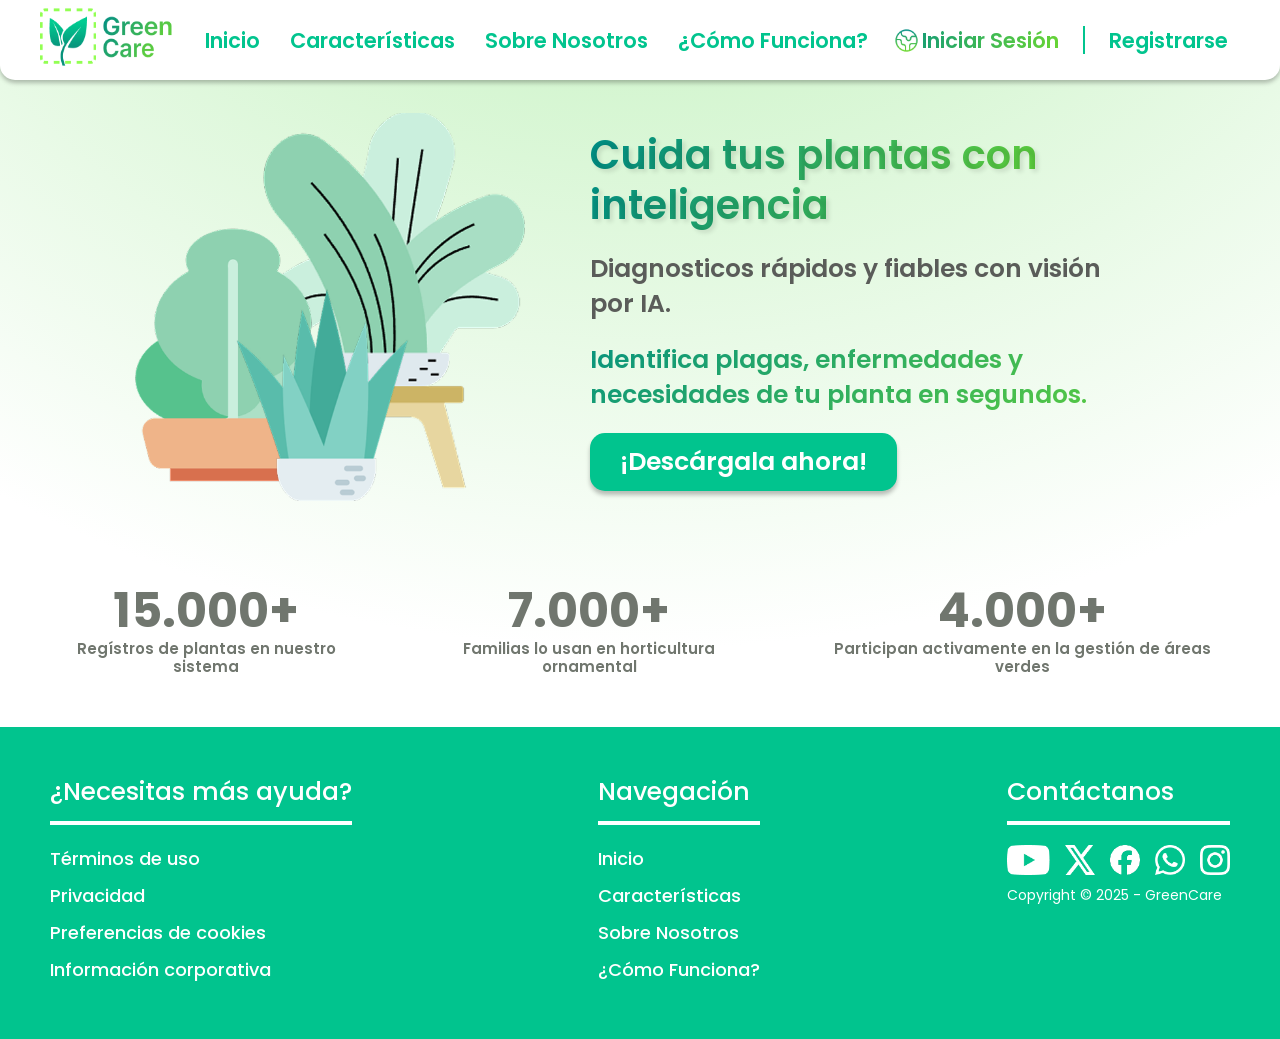
<file: index.html>
﻿<!DOCTYPE html>
<html lang="es">

<head>
    <meta charset="UTF-8">
    <meta name="viewport" content="width=device-width, initial-scale=1.0">
    <title>GreenCare</title>
    <link rel="preconnect" href="https://fonts.googleapis.com">
    <link rel="preconnect" href="https://fonts.gstatic.com" crossorigin>
    <link href="https://fonts.googleapis.com/css2?family=Poppins:wght@400;500;600;700&display=swap" rel="stylesheet">
    <link rel="stylesheet" href="assets/styles/MyStyles.css">
</head>

<body class="index">
    <header class="header">
        <div class="container header_content">
            <a href="#inicio" class="logo">
                <img src="assets/Images/GreenCare.png" alt="Logo GreenCare">
            </a>
            <nav class="nav">
                <a href="index.html">Inicio</a>
                <a href="caracteristicas.html">Características</a>
                <a href="sobreNosotros.html">Sobre Nosotros</a>
                <a href="comoFunciona.html">¿Cómo Funciona?</a>
            </nav>
            <div class="header_auth">
                <a href="Login.html" class="header_login">
                    <img src="assets/Images/earth-icon.png" class="header_earth">
                    Iniciar Sesión
                </a>
                <span class="header_divider"></span>
                <a href="Register.html" class="header_signup">Registrarse</a>
            </div>
        </div>
    </header>
    <main id="inicio">
        <section class="hero">
            <div class="hero_content">
                <div class="hero_image">
                    <img src="assets/Images/plantas.png" alt="Plantas">
                </div>
                <ul class="hero_text">
                    <li>
                        <h1>Cuida tus plantas con inteligencia</h1>
                    </li>
                    <li>
                        <h2>Diagnosticos rápidos y fiables con visión por IA.</h2>
                    </li>
                    <li>
                        <h3>Identifica plagas, enfermedades y necesidades de tu planta en segundos.</h3>
                    </li>
                    <li>
                        <button type="button" class="hero_download">¡Descárgala ahora!</button>
                    </li>
                </ul>
            </div>
            <div class="container hero_info">
                <ul>
                    <li>
                        <h1>15.000+</h1>
                        <h2>Regístros de plantas en nuestro sistema</h2>
                    </li>
                    <li>
                        <h1>7.000+</h1>
                        <h2>Familias lo usan en horticultura ornamental</h2>
                    </li>
                    <li>
                        <h1>4.000+</h1>
                        <h2>Participan activamente en la gestión de áreas verdes</h2>
                    </li>
                </ul>
            </div>
        </section>
    </main>
    <footer class="footer">
        <div class="container footer_content">
            <ul class="footer_column">
                <li>
                    <h1>¿Necesitas más ayuda?</h1>
                </li>
                <div class="footer_line"></div>
                <li><a href="">Términos de uso</a></li>
                <li><a href="">Privacidad</a></li>
                <li><a href="">Preferencias de cookies</a></li>
                <li><a href="">Información corporativa</a></li>
            </ul>
            <ul class="footer_column">
                <li>
                    <h1>Navegación</h1>
                </li>
                <div class="footer_line"></div>
                <li><a href="index.html">Inicio</a></li>
                <li><a href="caracteristicas.html">Características</a></li>
                <li><a href="sobreNosotros.html">Sobre Nosotros</a></li>
                <li><a href="comoFunciona.html">¿Cómo Funciona?</a></li>
            </ul>
            <ul class="footer_column">
                <li>
                    <h1>Contáctanos</h1>
                </li>
                <div class="footer_line"></div>
                <li>
                    <div class="footer_icons">
                        <img src="assets/Images/yt-icon.png">
                        <img src="assets/Images/x-icon.png">
                        <img src="assets/Images/fb-icon.png">
                        <img src="assets/Images/ws-icon.png">
                        <img src="assets/Images/ig-icon.png">
                    </div>
                </li>
                <li>
                    <p>Copyright &copy; 2025 - GreenCare</p>
                </li>
            </ul>
        </div>
    </footer>
    <script src="assets/scripts/main.js"></script>
</body>

</html>
</file>
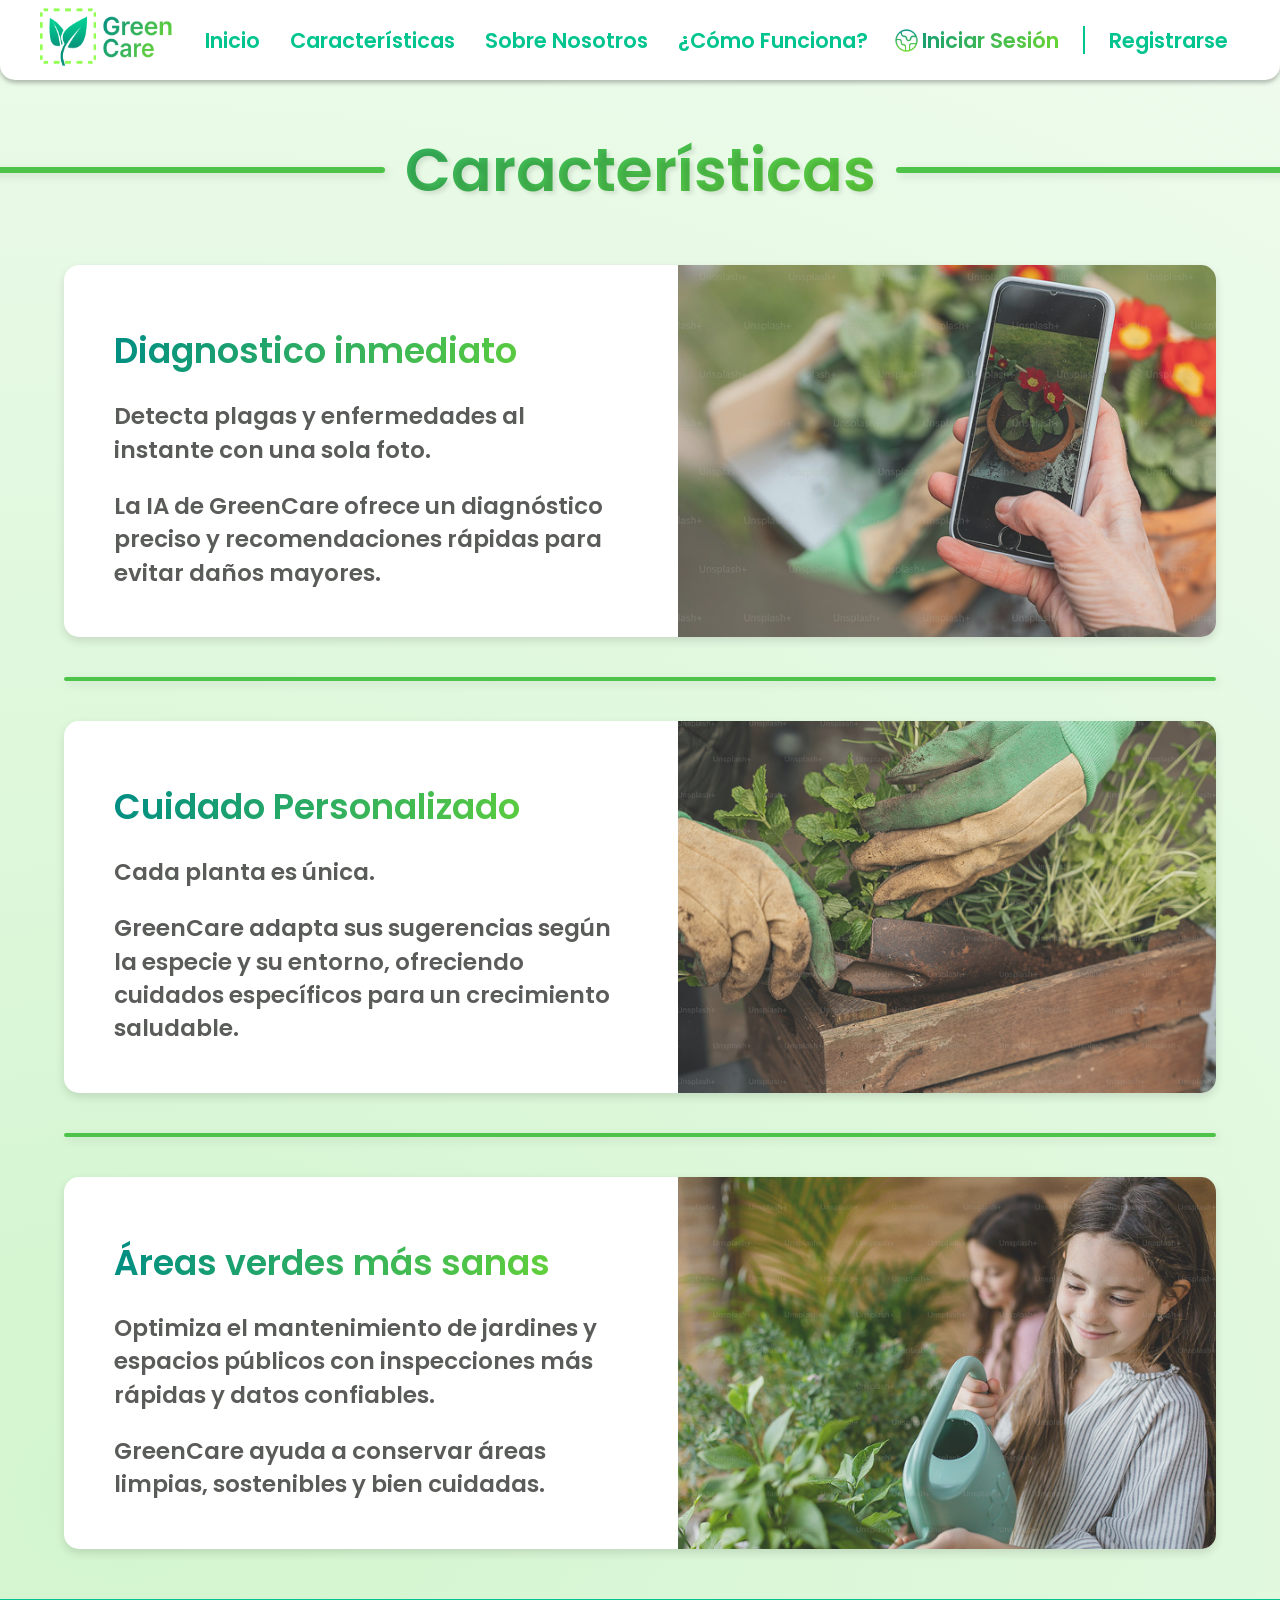
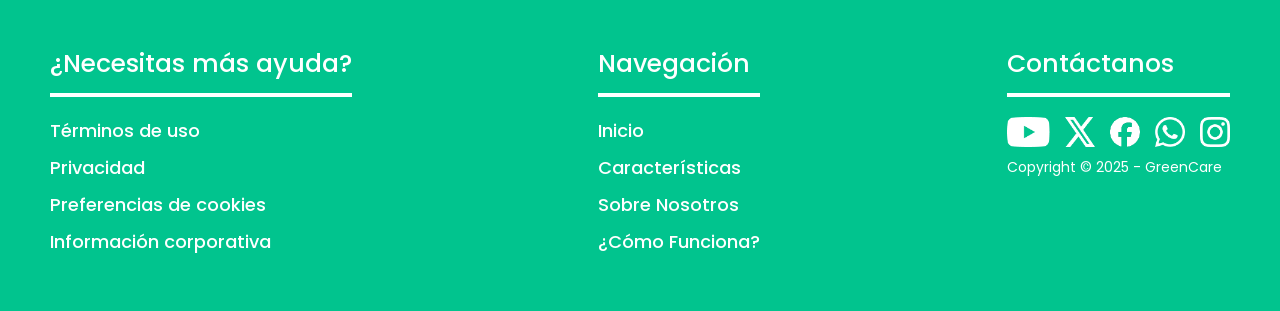
<file: caracteristicas.html>
<!DOCTYPE html>
<html lang="es">

<head>
    <meta charset="UTF-8">
    <meta name="viewport" content="width=device-width, initial-scale=1.0">
    <title>GreenCare</title>
    <link rel="preconnect" href="https://fonts.googleapis.com">
    <link rel="preconnect" href="https://fonts.gstatic.com" crossorigin>
    <link href="https://fonts.googleapis.com/css2?family=Poppins:wght@400;500;600;700&display=swap" rel="stylesheet">
    <link rel="stylesheet" href="assets/styles/MyStyles.css">
</head>

<body>
    <header class="header">
        <div class="container header_content">
            <a href="index.html" class="logo">
                <img src="assets/Images/GreenCare.png" alt="Logo GreenCare">
            </a>
            <nav class="nav">
                <a href="index.html">Inicio</a>
                <a href="caracteristicas.html">Características</a>
                <a href="sobreNosotros.html">Sobre Nosotros</a>
                <a href="comoFunciona.html">¿Cómo Funciona?</a>
            </nav>
            <div class="header_auth">
                <a href="Login.html" class="header_login">
                    <img src="assets/Images/earth-icon.png" class="header_earth">
                    Iniciar Sesión
                </a>
                <span class="header_divider"></span>
                <a href="Register.html" class="header_signup">Registrarse</a>
            </div>
        </div>
    </header>
    <main id="feature_page">
        <div class="feature_title">
            <div class="feature_line"></div>
            <h1>Características</h1>
            <div class="feature_line"></div>
        </div>
        <section class="features_grid">
            <article class="feature_item">
                <div class="feature_text">
                    <h1>Diagnostico inmediato</h1>
                    <p>Detecta plagas y enfermedades al instante con una sola foto.</p>
                    <p>La IA de GreenCare ofrece un diagnóstico preciso y recomendaciones rápidas para evitar daños
                        mayores.
                    </p>
                </div>
                <div class="feature_img">
                    <img src="assets/Images/feature-01.png" alt="Diagnostico">
                </div>
            </article>
            <div class="feature_grid_line"></div>
            <article class="feature_item">
                <div class="feature_text">
                    <h1>Cuidado Personalizado</h1>
                    <p>Cada planta es única.</p>
                    <p>GreenCare adapta sus sugerencias según la especie y su entorno, ofreciendo cuidados específicos
                        para
                        un crecimiento saludable.</p>
                </div>
                <div class="feature_img">
                    <img src="assets/Images/feature-02.png" alt="Diagnostico">
                </div>
            </article>
            <div class="feature_grid_line"></div>
            <article class="feature_item">
                <div class="feature_text">
                    <h1>Áreas verdes más sanas</h1>
                    <p>Optimiza el mantenimiento de jardines y espacios públicos con inspecciones más rápidas y datos
                        confiables.</p>
                    <p>GreenCare ayuda a conservar áreas limpias, sostenibles y bien cuidadas.</p>
                </div>
                <div class="feature_img">
                    <img src="assets/Images/feature-03.png" alt="Diagnostico">
                </div>
            </article>
        </section>
    </main>
    <footer class="footer">
        <div class="container footer_content">
            <ul class="footer_column">
                <li>
                    <h1>¿Necesitas más ayuda?</h1>
                </li>
                <div class="footer_line"></div>
                <li><a href="">Términos de uso</a></li>
                <li><a href="">Privacidad</a></li>
                <li><a href="">Preferencias de cookies</a></li>
                <li><a href="">Información corporativa</a></li>
            </ul>
            <ul class="footer_column">
                <li>
                    <h1>Navegación</h1>
                </li>
                <div class="footer_line"></div>
                <li><a href="index.html">Inicio</a></li>
                <li><a href="caracteristicas.html">Características</a></li>
                <li><a href="sobreNosotros.html">Sobre Nosotros</a></li>
                <li><a href="comoFunciona.html">¿Cómo Funciona?</a></li>
            </ul>
            <ul class="footer_column">
                <li>
                    <h1>Contáctanos</h1>
                </li>
                <div class="footer_line"></div>
                <li>
                    <div class="footer_icons">
                        <img src="assets/Images/yt-icon.png">
                        <img src="assets/Images/x-icon.png">
                        <img src="assets/Images/fb-icon.png">
                        <img src="assets/Images/ws-icon.png">
                        <img src="assets/Images/ig-icon.png">
                    </div>
                </li>
                <li>
                    <p>Copyright &copy; 2025 - GreenCare</p>
                </li>
            </ul>
        </div>
    </footer>
</body>

</html>
</file>
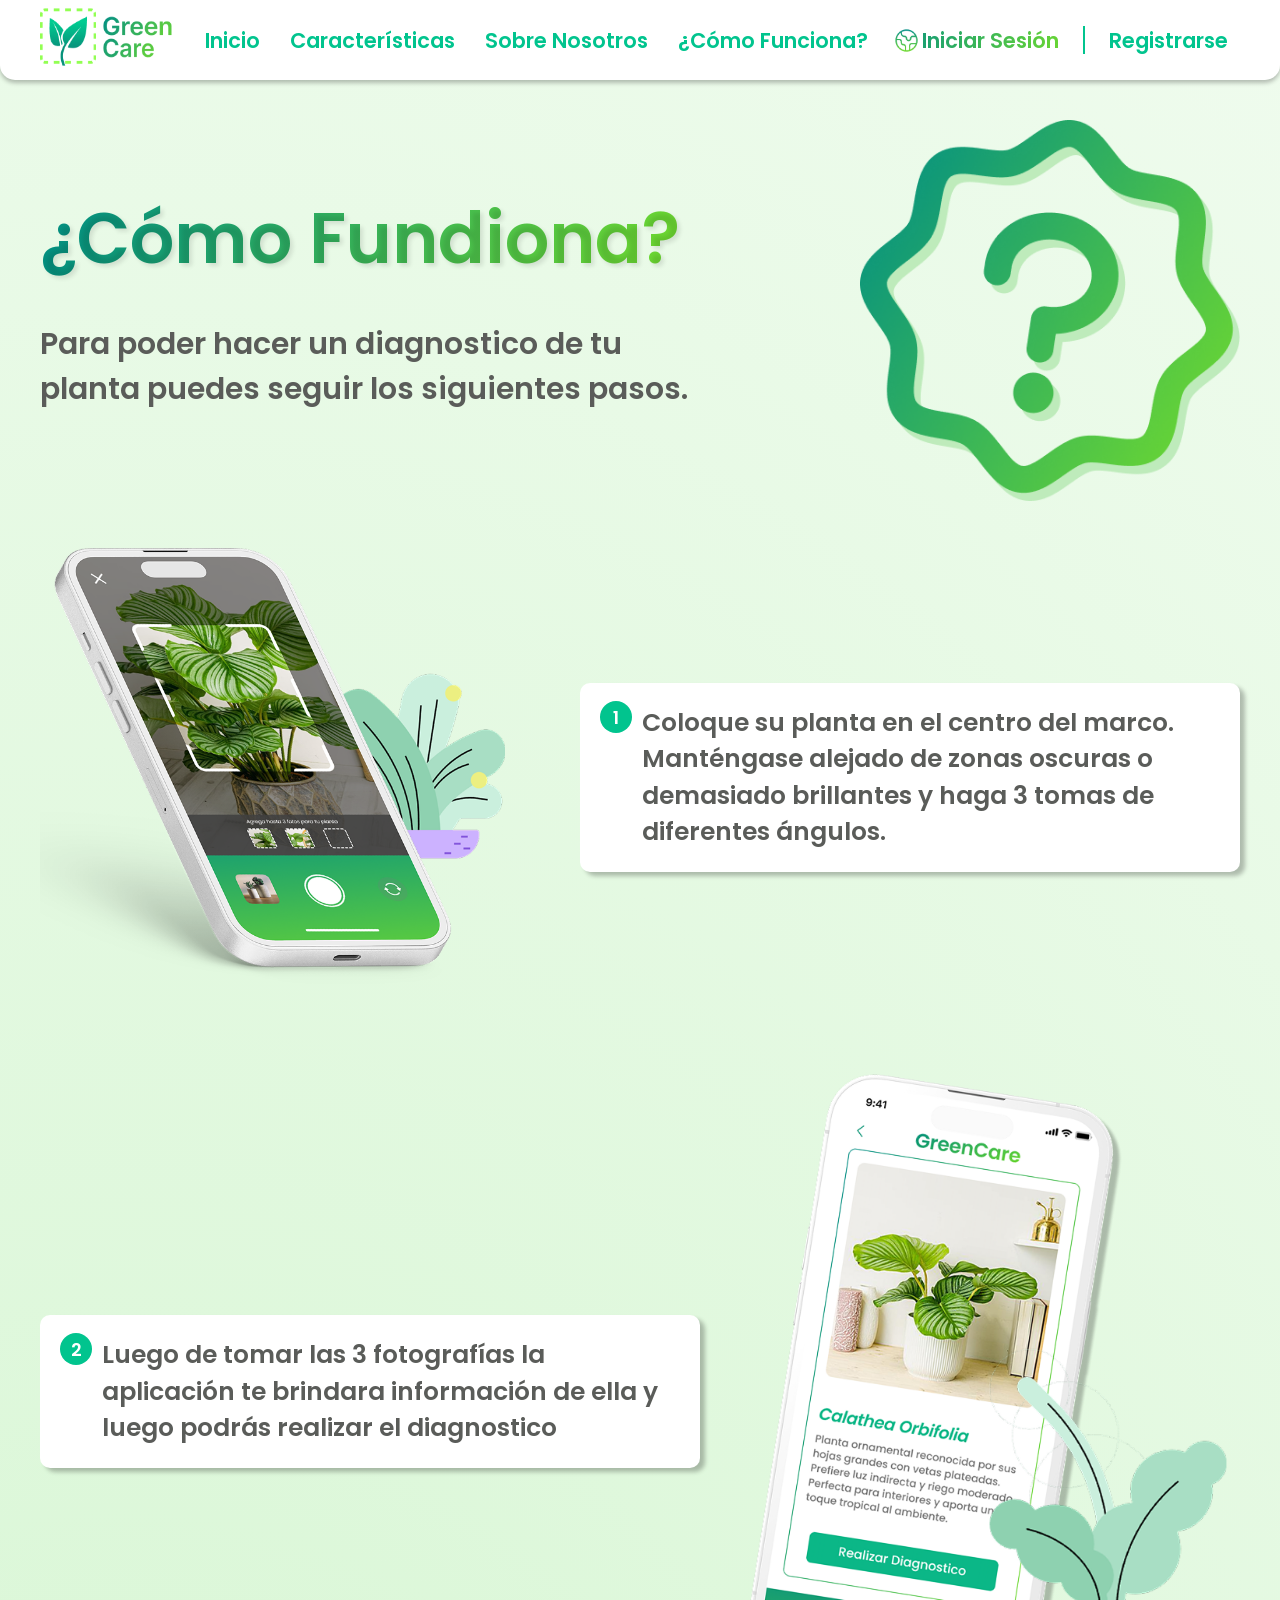
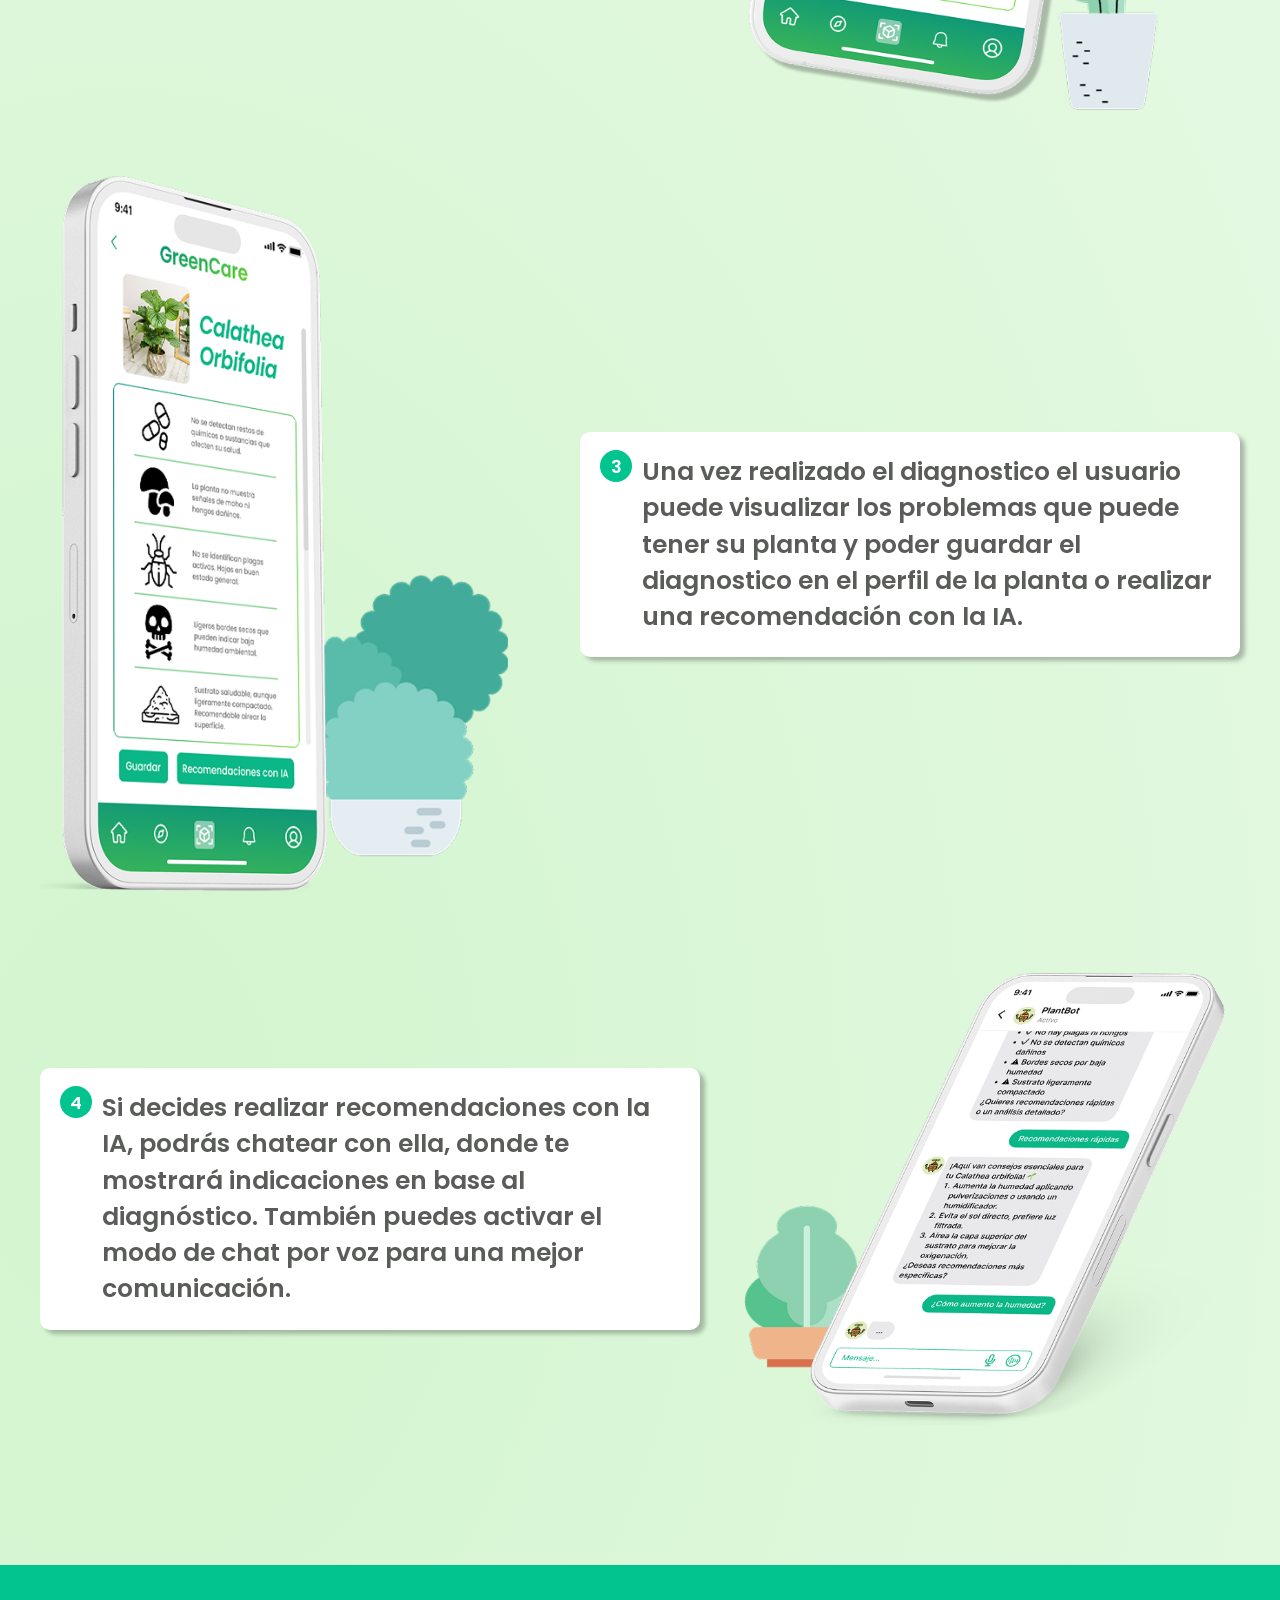
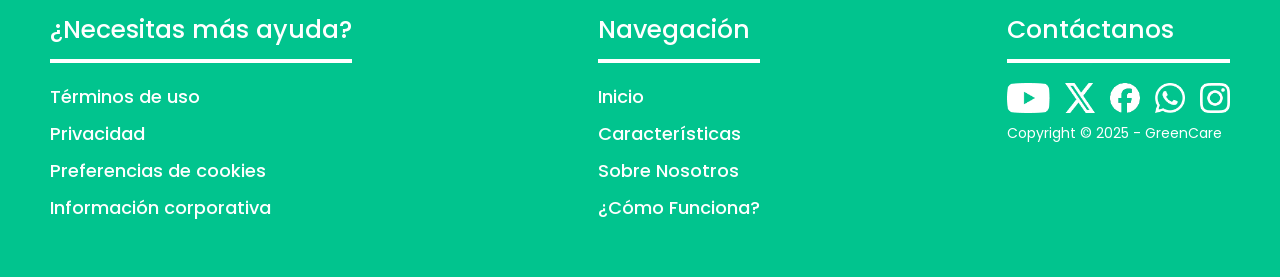
<file: comoFunciona.html>
<!DOCTYPE html>
<html lang="es">

<head>
    <meta charset="UTF-8">
    <meta name="viewport" content="width=device-width, initial-scale=1.0">
    <title>GreenCare</title>
    <link rel="preconnect" href="https://fonts.googleapis.com">
    <link rel="preconnect" href="https://fonts.gstatic.com" crossorigin>
    <link href="https://fonts.googleapis.com/css2?family=Poppins:wght@400;500;600;700&display=swap" rel="stylesheet">
    <link rel="stylesheet" href="assets/styles/MyStyles.css">
</head>

<body>
    <header class="header">
        <div class="container header_content">
            <a href="index.html" class="logo">
                <img src="assets/Images/GreenCare.png" alt="Logo GreenCare">
            </a>
            <nav class="nav">
                <a href="index.html">Inicio</a>
                <a href="caracteristicas.html">Características</a>
                <a href="sobreNosotros.html">Sobre Nosotros</a>
                <a href="comoFunciona.html">¿Cómo Funciona?</a>
            </nav>
            <div class="header_auth">
                <a href="Login.html" class="header_login">
                    <img src="assets/Images/earth-icon.png" class="header_earth">
                    Iniciar Sesión
                </a>
                <span class="header_divider"></span>
                <a href="Register.html" class="header_signup">Registrarse</a>
            </div>
        </div>
    </header>
    <main id="how_page">
        <section class="how_header">
            <div class="container how_header_content">
                <div class="how_header_text">
                    <h1>¿Cómo Fundiona?</h1>
                    <p>
                        Para poder hacer un diagnostico de tu planta puedes seguir los siguientes pasos.
                    </p>
                </div>
                <div class="how_header_icon">
                    <img src="assets/Images/pregunta.png" alt="Icono de como Funciona">
                </div>
            </div>
        </section>
        <section class="how_step how_step-1">
            <div class="container how_step_content">
                <div class="how_step_image">
                    <img src="assets/Images/telefono01.png" alt="Tomar foto a la planta">
                </div>
                <div class="how_step_card">
                    <div class="how_step_number">1</div>
                    <p>
                        Coloque su planta en el centro del marco.
                        Manténgase alejado de zonas oscuras o demasiado brillantes y haga 3 tomas de diferentes ángulos.
                    </p>
                </div>
            </div>
        </section>
        <section class="how_step how_step-2">
            <div class="container how_step_content">
                <div class="how_step_card">
                    <div class="how_step_number">2</div>
                    <p>
                        Luego de tomar las 3 fotografías la aplicación te brindara información de ella y luego podrás
                        realizar el diagnostico
                    </p>
                </div>
                <div class="how_step_image">
                    <img src="assets/Images/telefono02.png" alt="Resultado de la planta">
                </div>
            </div>
        </section>
        <section class="how_step how_step-3">
            <div class="container how_step_content">
                <div class="how_step_image">
                    <img src="assets/Images/telefono03.png" alt="Diagnostico detallado">
                </div>
                <div class="how_step_card">
                    <div class="how_step_number">3</div>
                    <p>
                        Una vez realizado el diagnostico el usuario puede visualizar los problemas que puede tener su
                        planta y poder guardar el diagnostico en el perfil de la planta o realizar una recomendación con
                        la IA.
                    </p>
                </div>
            </div>
        </section>
        <section class="how_step how_step-4">
            <div class="container how_step_content">
                <div class="how_step_card">
                    <div class="how_step_number">4</div>
                    <p>
                        Si decides realizar recomendaciones con la IA, podrás chatear con ella, donde te mostrará
                        indicaciones en base al diagnóstico. También puedes activar el modo de chat por voz
                        para una mejor comunicación.
                    </p>
                </div>
                <div class="how_step_image">
                    <img src="assets/Images/telefono04.png" alt="Chat con la IA">
                </div>
            </div>
        </section>
    </main>
    <footer class="footer">
        <div class="container footer_content">
            <ul class="footer_column">
                <li>
                    <h1>¿Necesitas más ayuda?</h1>
                </li>
                <div class="footer_line"></div>
                <li><a href="">Términos de uso</a></li>
                <li><a href="">Privacidad</a></li>
                <li><a href="">Preferencias de cookies</a></li>
                <li><a href="">Información corporativa</a></li>
            </ul>
            <ul class="footer_column">
                <li>
                    <h1>Navegación</h1>
                </li>
                <div class="footer_line"></div>
                <li><a href="index.html">Inicio</a></li>
                <li><a href="caracteristicas.html">Características</a></li>
                <li><a href="sobreNosotros.html">Sobre Nosotros</a></li>
                <li><a href="comoFunciona.html">¿Cómo Funciona?</a></li>
            </ul>
            <ul class="footer_column">
                <li>
                    <h1>Contáctanos</h1>
                </li>
                <div class="footer_line"></div>
                <li>
                    <div class="footer_icons">
                        <img src="assets/Images/yt-icon.png">
                        <img src="assets/Images/x-icon.png">
                        <img src="assets/Images/fb-icon.png">
                        <img src="assets/Images/ws-icon.png">
                        <img src="assets/Images/ig-icon.png">
                    </div>
                </li>
                <li>
                    <p>Copyright &copy; 2025 - GreenCare</p>
                </li>
            </ul>
        </div>
    </footer>
</body>

</html>
</file>
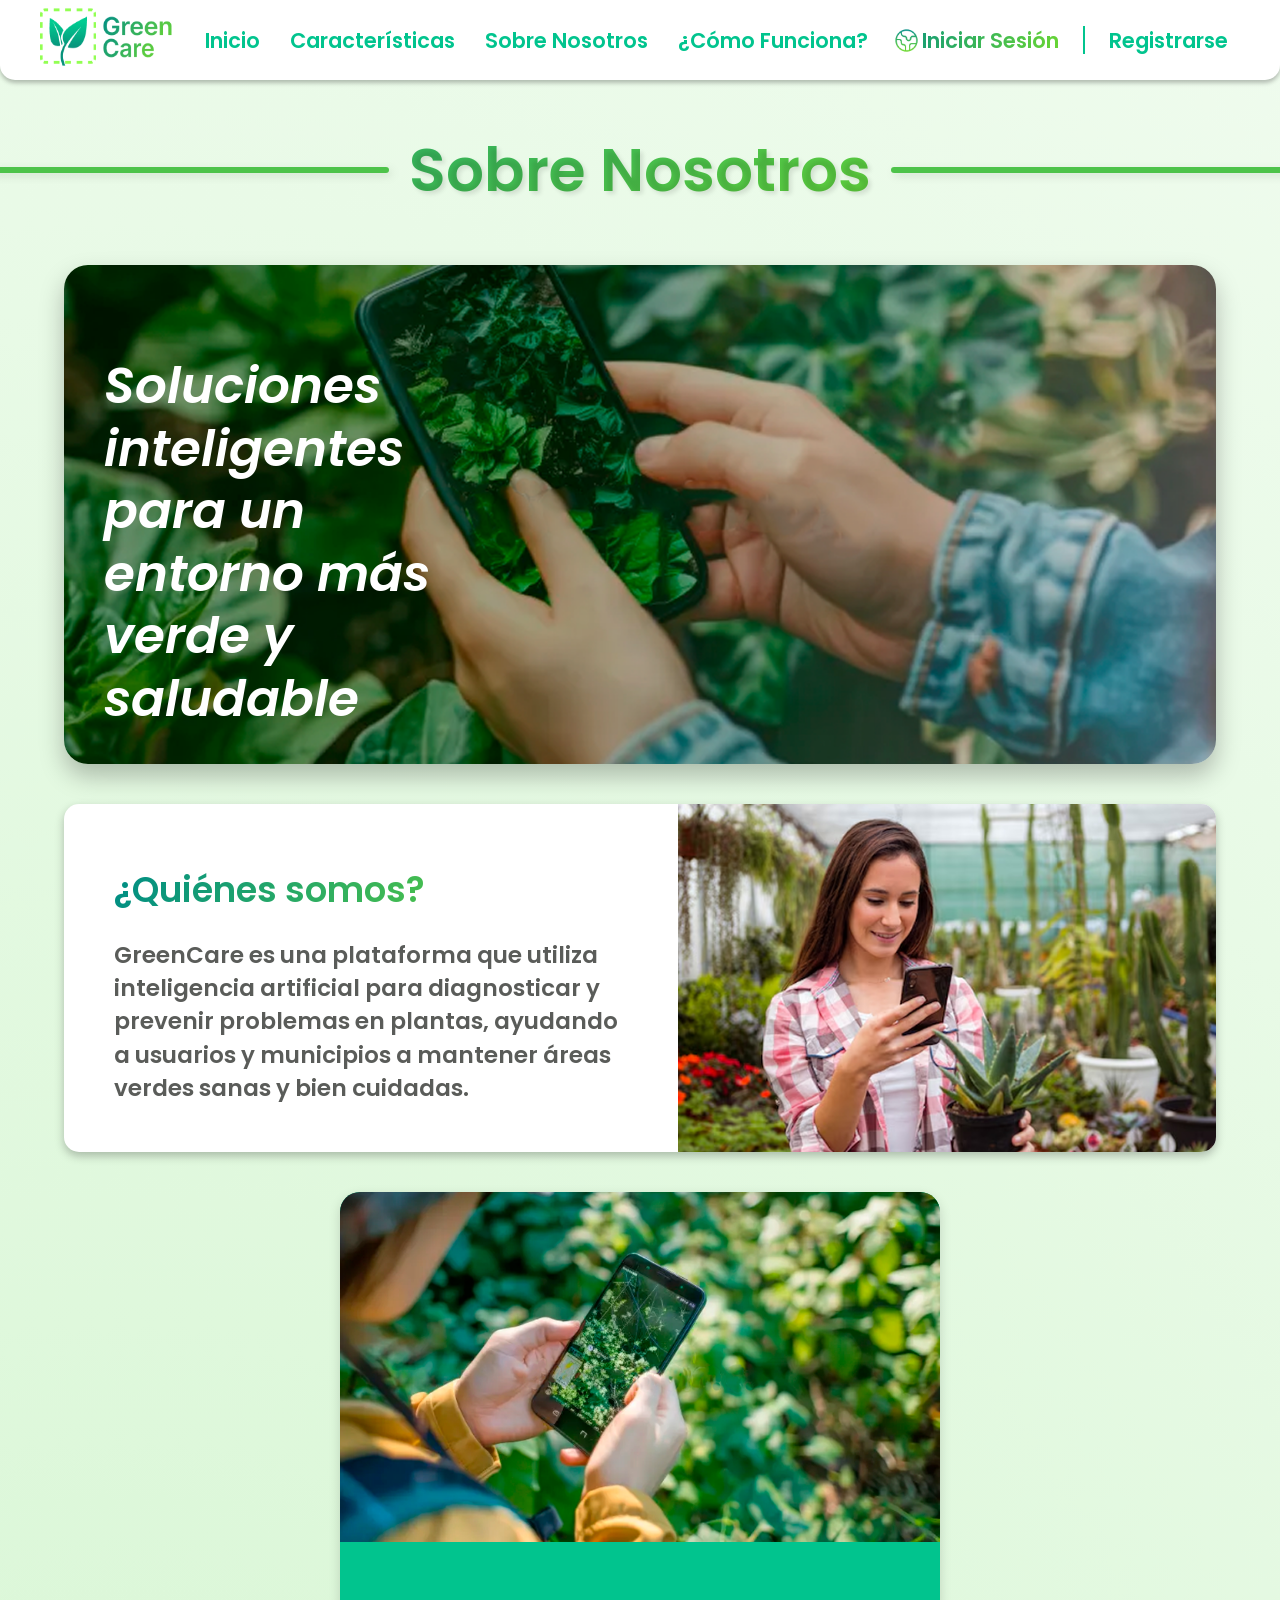
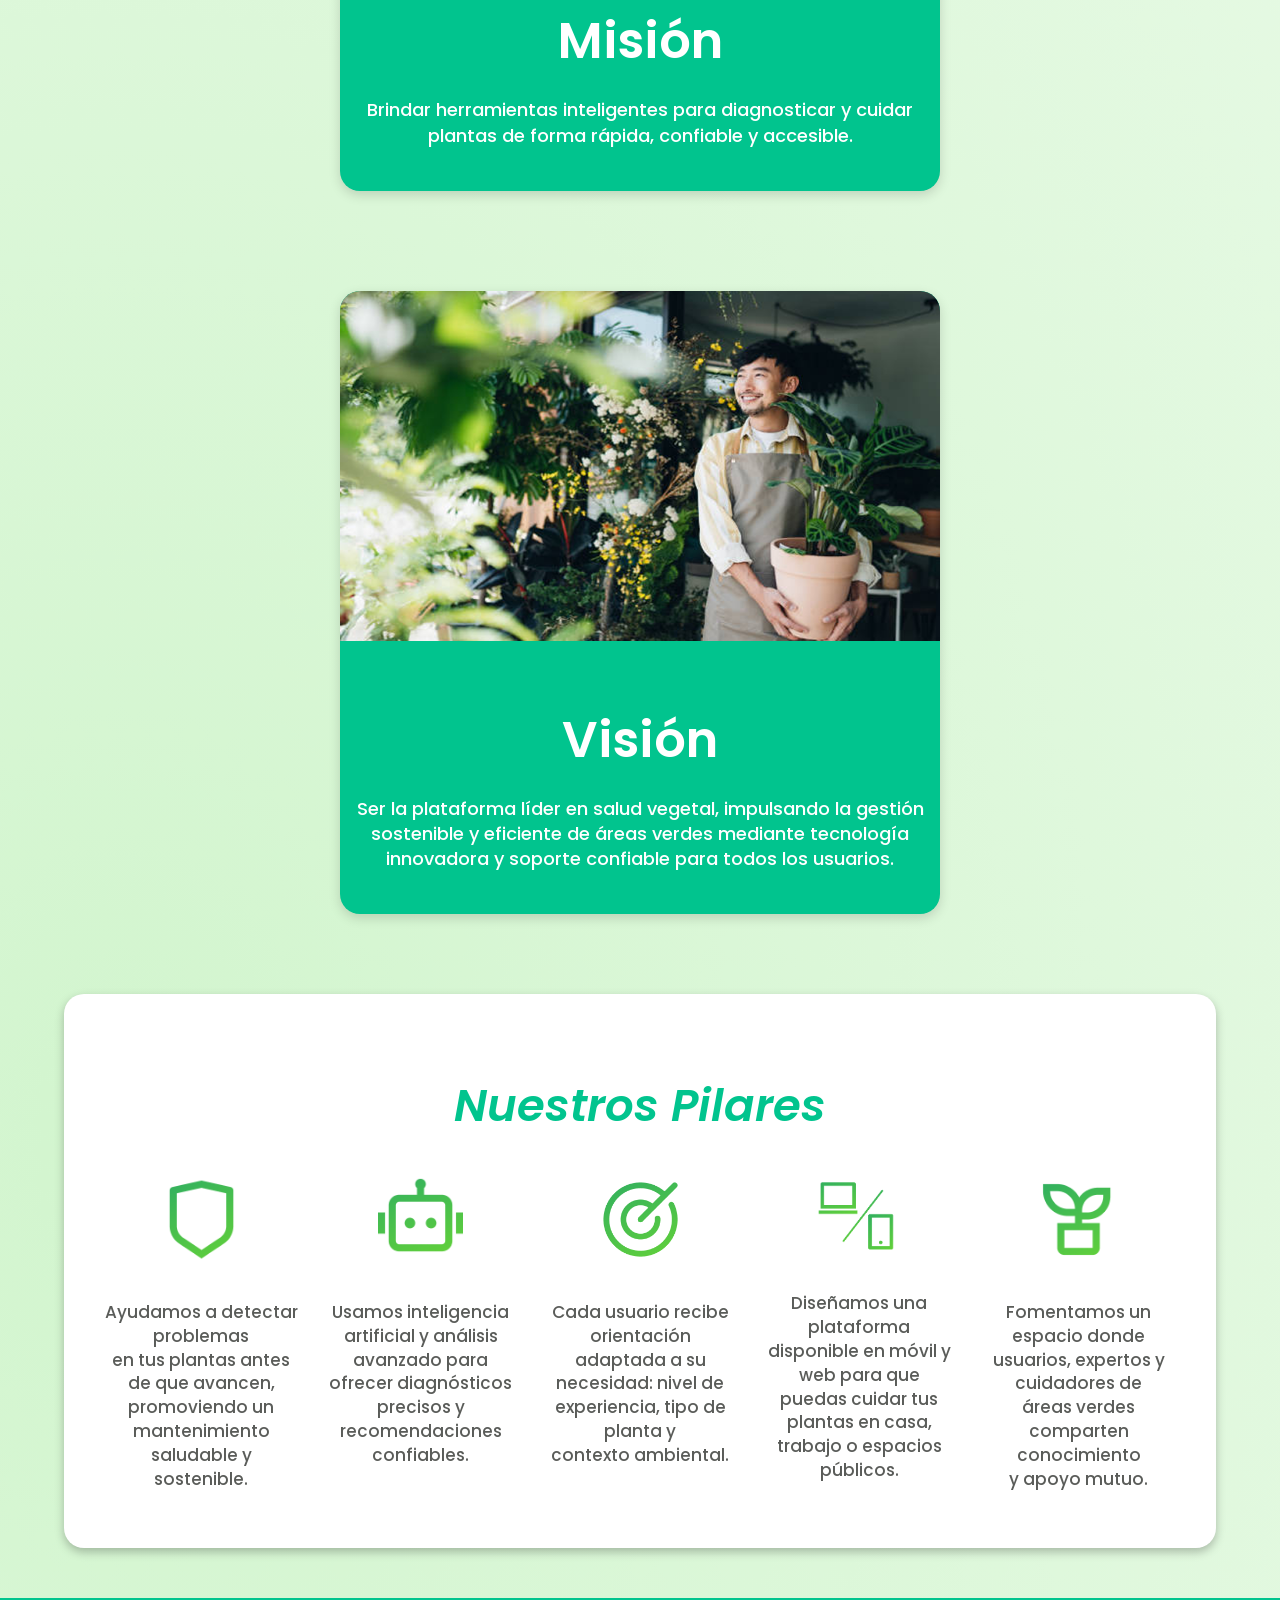
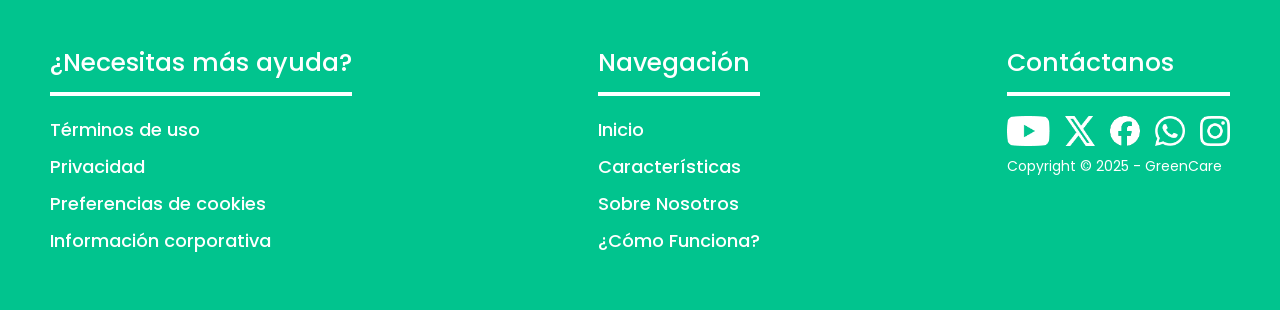
<file: sobreNosotros.html>
<!DOCTYPE html>
<html lang="es">

<head>
    <meta charset="UTF-8">
    <meta name="viewport" content="width=device-width, initial-scale=1.0">
    <title>GreenCare</title>
    <link rel="preconnect" href="https://fonts.googleapis.com">
    <link rel="preconnect" href="https://fonts.gstatic.com" crossorigin>
    <link href="https://fonts.googleapis.com/css2?family=Poppins:wght@400;500;600;700&display=swap" rel="stylesheet">
    <link rel="stylesheet" href="assets/styles/MyStyles.css">
</head>

<body>
    <header class="header">
        <div class="container header_content">
            <a href="index.html" class="logo">
                <img src="assets/Images/GreenCare.png" alt="Logo GreenCare">
            </a>
            <nav class="nav">
                <a href="index.html">Inicio</a>
                <a href="caracteristicas.html">Características</a>
                <a href="sobreNosotros.html">Sobre Nosotros</a>
                <a href="comoFunciona.html">¿Cómo Funciona?</a>
            </nav>
            <div class="header_auth">
                <a href="Login.html" class="header_login">
                    <img src="assets/Images/earth-icon.png" class="header_earth">
                    Iniciar Sesión
                </a>
                <span class="header_divider"></span>
                <a href="Register.html" class="header_signup">Registrarse</a>
            </div>
        </div>
    </header>
    <main id="about_page">
        <div class="about_title">
            <div class="about_line"></div>
            <h1>Sobre Nosotros</h1>
            <div class="about_line"></div>
        </div>
        <section class="about_grid">
            <article class="about_hero_card">
                <img src="assets/Images/aboutUs-01.png" alt="Soluciones inteligentes">
                <div class="about_hero_text">
                    <p>Soluciones inteligentes para un entorno más verde y saludable</p>
                </div>
            </article>
            <article class="about_item">
                <div class="about_text">
                    <h1>¿Quiénes somos?</h1>
                    <p>GreenCare es una plataforma que utiliza inteligencia artificial para diagnosticar y prevenir
                        problemas en plantas, ayudando a usuarios y municipios a mantener áreas verdes sanas y bien
                        cuidadas.</p>
                </div>
                <div class="about_img">
                    <img src="assets/Images/aboutUs-02.png" alt="Diagnostico">
                </div>
            </article>
            <article class="about_mission_vision">
                <div class="mv_grid">
                    <div class="mv_card">
                        <img src="assets/Images/aboutUs-03.png" class="mv_image" alt="Mision">
                        <div class="mv_body">
                            <h3>Misión</h3>
                            <p>
                                Brindar herramientas inteligentes para diagnosticar y cuidar plantas de forma rápida,
                                confiable y accesible.
                            </p>
                        </div>
                    </div>
                    <div class="mv_card">
                        <img src="assets/Images/aboutUs-04.png" class="mv_image" alt="Vision">
                        <div class="mv_body">
                            <h3>Visión</h3>
                            <p>
                                Ser la plataforma líder en salud vegetal, impulsando la gestión sostenible y eficiente
                                de
                                áreas verdes mediante tecnología innovadora y soporte confiable para todos los usuarios.
                            </p>
                        </div>
                    </div>
                </div>
            </article>
            <section class="about_pillars">
                <div class="pillars_title">
                    <h2>Nuestros Pilares</h2>
                </div>
                <div class="pillars_grid">
                    <article class="pillar_item">
                        <img src="assets/Images/escudo.png" alt="Deteccion temprana">
                        <p>
                            Ayudamos a detectar problemas <br>
                            en tus plantas antes de que avancen, <br>
                            promoviendo un mantenimiento <br>
                            saludable y sostenible.
                        </p>
                    </article>
                    <article class="pillar_item">
                        <img src="assets/Images/robot.png" alt="IA confiable">
                        <p>
                            Usamos inteligencia artificial y análisis <br>
                            avanzado para ofrecer diagnósticos <br>
                            precisos y recomendaciones <br>
                            confiables.
                        </p>
                    </article>
                    <article class="pillar_item">
                        <img src="assets/Images/flecha.png" alt="Orientacion personalizada">
                        <p>
                            Cada usuario recibe orientación <br>
                            adaptada a su necesidad: nivel de <br>
                            experiencia, tipo de planta y <br>
                            contexto ambiental.
                        </p>
                    </article>
                    <article class="pillar_item">
                        <img src="assets/Images/laptop.png" alt="Plataforma accesible">
                        <p>
                            Diseñamos una plataforma <br>
                            disponible en móvil y web para que <br>
                            puedas cuidar tus plantas en casa, <br>
                            trabajo o espacios públicos.
                        </p>
                    </article>
                    <article class="pillar_item">
                        <img src="assets/Images/plantita.png" alt="Comunidad verde">
                        <p>
                            Fomentamos un espacio donde <br>
                            usuarios, expertos y cuidadores de <br>
                            áreas verdes comparten conocimiento <br>
                            y apoyo mutuo.
                        </p>
                    </article>
                </div>
            </section>
        </section>
    </main>
    <footer class="footer">
        <div class="container footer_content">
            <ul class="footer_column">
                <li>
                    <h1>¿Necesitas más ayuda?</h1>
                </li>
                <div class="footer_line"></div>
                <li><a href="">Términos de uso</a></li>
                <li><a href="">Privacidad</a></li>
                <li><a href="">Preferencias de cookies</a></li>
                <li><a href="">Información corporativa</a></li>
            </ul>
            <ul class="footer_column">
                <li>
                    <h1>Navegación</h1>
                </li>
                <div class="footer_line"></div>
                <li><a href="index.html">Inicio</a></li>
                <li><a href="caracteristicas.html">Características</a></li>
                <li><a href="sobreNosotros.html">Sobre Nosotros</a></li>
                <li><a href="comoFunciona.html">¿Cómo Funciona?</a></li>
            </ul>
            <ul class="footer_column">
                <li>
                    <h1>Contáctanos</h1>
                </li>
                <div class="footer_line"></div>
                <li>
                    <div class="footer_icons">
                        <img src="assets/Images/yt-icon.png">
                        <img src="assets/Images/x-icon.png">
                        <img src="assets/Images/fb-icon.png">
                        <img src="assets/Images/ws-icon.png">
                        <img src="assets/Images/ig-icon.png">
                    </div>
                </li>
                <li>
                    <p>Copyright &copy; 2025 - GreenCare</p>
                </li>
            </ul>
        </div>
    </footer>
</body>

</html>
</file>
<file: assets/styles/MyStyles.css>
.index {
    font-family: "Poppins", system-ui, -apple-system, sans-serif;
    background: radial-gradient(107.41% 107.4% at 50% -30.01%, #90E687 0%, #D2F5CE 31.96%, #FFF 86.06%);
    margin: 0;
    padding: 0;
}

body {
    font-family: "Poppins", system-ui, -apple-system, sans-serif;
    background: radial-gradient(268.8% 141.72% at 9.57% 78.08%, #D2F5CE 0%, #FFF 100%);
    margin: 0;
    padding: 0;
}

.container {
    max-width: 1200px;
    margin: 0 auto;
    padding: 0 20px;
}

/* HEADER STYLES */
.header {
    border-radius: 0 0 15px 15px;
    background: #FFF;
    box-shadow: 0 3px 4px 0 rgba(0, 0, 0, 0.25);
    position: sticky;
    top: 0;
    z-index: 1000;
}

.header_content {
    display: flex;
    height: 80px;
    padding: 0 32px;
    justify-content: space-between;
    align-items: center;
}

.logo img {
    width: 150px;
    height: 58px;
}

.nav {
    display: flex;
    justify-content: center;
    align-items: center;
    gap: 30px;
}

.nav a {
    color: #01C48E;
    font-size: 21px;
    font-weight: 550;
    text-decoration: none;
    transition: all 0.3s ease;
    position: relative;
}

.nav a:hover {
    color: #00e0a8;
    transform: translateY(-2px);
    text-shadow: 0 2px 8px rgba(1, 196, 142, 0.3);
}

.nav a::after {
    content: '';
    position: absolute;
    width: 0;
    height: 2px;
    bottom: 5px;
    left: 50%;
    background: linear-gradient(115deg, #008E84 1.77%, #6DD831 94.29%);
    transition: all 0.3s ease;
    transform: translateX(-50%);
}

.nav a:hover::after {
    width: 80%;
}

.header_auth {
    display: flex;
    align-items: center;
    gap: 12px;
    font-size: 21px;
}

.header_login,
.header_signup {
    text-decoration: none;
    font-weight: 550;
    transition: all 0.3s ease;
    cursor: pointer;
    padding: 8px 12px;
    border-radius: 8px;
}

.header_login {
    gap: 3px;
    display: flex;
    align-items: center;
    background: linear-gradient(115deg, #008E84 1.77%, #6DD831 94.29%);
    background-clip: text;
    -webkit-background-clip: text;
    -webkit-text-fill-color: transparent;
}

.header_login:hover {
    transform: translateY(-2px);
    background: linear-gradient(115deg, #00a598 1.77%, #7ee63f 94.29%);
    background-clip: text;
    -webkit-background-clip: text;
    -webkit-text-fill-color: transparent;
}

.header_login:hover .header_earth {
    transform: rotate(15deg);
    filter: brightness(1.1);
}

.header_auth img {
    width: 25px;
    transition: all 0.3s ease;
}

.header_divider {
    width: 2px;
    height: 28px;
    background: #01C48E;
}

.header_signup {
    color: #01C48E;
}

.header_signup:hover {
    transform: translateY(-2px);
    color: #00e0a8;
    text-shadow: 0 2px 8px rgba(1, 196, 142, 0.3);
}

/* HERO SECTION STYLES - INICIO */
.hero {
    padding: 25px 0 25px;
    display: flex;
    flex-direction: column;
}

.hero_content {
    display: flex;
    align-items: center;
    justify-content: space-evenly;
    width: 85%;
    margin: 0 auto;
    padding: auto;
}

.hero_image img {
    width: 390px;
    align-items: center;
}

.hero_text {
    list-style: none;
    padding: 15px;
    margin: 10px;
    width: 530px;
    display: flex;
    flex-direction: column;
    align-items: flex-start;
    gap: 15px;
}

.hero_text h1 {
    text-shadow: 3px 3px 4px rgba(0, 0, 0, 0.10);
    font-family: Poppins;
    font-size: 40px;
    font-style: normal;
    font-weight: 600;
    line-height: 121.918%;
    margin: 0;
    line-height: 50px;
    margin-bottom: 6px;
    background: linear-gradient(115deg, #008E84 1.77%, #6DD831 94.29%);
    background-clip: text;
    -webkit-background-clip: text;
    -webkit-text-fill-color: transparent;
}

.hero_text h2 {
    color: #5A5C59;
    font-size: 25px;
    font-weight: 550;
    line-height: normal;
    margin: 0;
    line-height: 35px;
    margin-bottom: 6px;
}

.hero_text h3 {
    font-size: 25px;
    font-weight: 550;
    line-height: normal;
    margin: 0;
    line-height: 35px;
    margin-bottom: 6px;
    background: linear-gradient(147deg, #008E84 -10.61%, #6DD831 126.52%);
    background-clip: text;
    -webkit-background-clip: text;
    -webkit-text-fill-color: transparent;
}

.hero_download {
    border: none;
    color: #FFF;
    padding: 10px 30px;
    border-radius: 15px;
    font-size: 25px;
    font-family: Poppins;
    font-weight: 550;
    cursor: pointer;
    background: #01C48E;
    box-shadow: 0 4px 4px 0 rgba(0, 0, 0, 0.25);
    align-self: center;
}

.hero_download:hover {
    transform: translateY(-1px);
    box-shadow: 0 8px 20px rgba(0, 0, 0, 0.15);
}

.hero_info {
    display: flex;
    justify-content: center;
    width: 100%;
    margin-top: 40px;
}

.hero_info ul {
    list-style: none;
    display: flex;
    gap: 60px;
    padding: 10px;
}

.hero_info li {
    text-align: center;
}

.hero_info li h1 {
    color: #70766E;
    font-size: 48px;
    font-weight: 700;
    margin: 0;
    padding: 0;
    line-height: 121.918%;
}

.hero_info li h2 {
    color: #70766E;
    font-size: 15px;
    font-weight: 550;
    margin: 0;
    padding: 0;
    line-height: 121.918%;
}

/* STYLES FOR FEATURES SECTION */

.feature_title {
    display: flex;
    align-items: center;
    justify-content: center;
    gap: 20px;
    padding: 5px 0 10px;
}

.feature_title h1 {
    font-size: 60px;
    font-weight: 600;
    display: inline-block;
    background: linear-gradient(156deg, #008E84 -100.69%, #6DD831 122.77%);
    background-clip: text;
    -webkit-background-clip: text;
    -webkit-text-fill-color: transparent;
    text-shadow: 3px 3px 4px rgba(0, 0, 0, 0.10);
    white-space: nowrap;
}

.feature_line {
    flex: 0 0 400px;
    height: 6px;
    background-color: #4DC34A;
    border-radius: 4px;
    filter: drop-shadow(3px 3px 4px rgba(0, 0, 0, 0.10));
}

.features_grid {
    display: flex;
    flex-direction: column;
    gap: 40px;
    width: 90%;
    margin: 0 auto;
    padding: 0px 0 50px;
}

.feature_item {
    display: flex;
    justify-content: space-between;
    background: #FFF;
    border-radius: 15px;
    overflow: hidden;
    box-shadow: 0 4px 10px rgba(0, 0, 0, 0.12);
    transition: transform .25s ease, box-shadow .25s ease;
    z-index: 1;
}

.feature_item:hover {
    transform: translateY(-6px);
    box-shadow: 0 8px 25px rgba(0, 0, 0, 0.20);
    z-index: 5;
}

.feature_text {
    width: 550px;
    padding: 24px 50px;
}

.feature_text h1 {
    font-size: 35px;
    font-weight: 600;
    margin-bottom: 12px;
    background: linear-gradient(115deg, #008E84 1.77%, #6DD831 94.29%);
    background-clip: text;
    -webkit-background-clip: text;
    -webkit-text-fill-color: transparent;
}

.feature_text p {
    color: #5A5C59;
    font-size: 23px;
    line-height: 1.45;
    font-weight: 600;
}

.feature_img {
    width: 50%;
}

.feature_img img {
    width: 100%;
    height: 100%;
    object-fit: cover;
    object-fit: covers;
}

.feature_grid_line {
    flex: 4px;
    height: 6px;
    background-color: #4DC34A;
    border-radius: 4px;
    filter: drop-shadow(3px 3px 4px rgba(0, 0, 0, 0.10));
}

/* STYLES FOR ABOUT US*/

.about_title {
    display: flex;
    align-items: center;
    justify-content: center;
    gap: 20px;
    padding: 5px 0 10px;
}

.about_title h1 {
    font-size: 60px;
    font-weight: 600;
    display: inline-block;
    background: linear-gradient(156deg, #008E84 -100.69%, #6DD831 122.77%);
    background-clip: text;
    -webkit-background-clip: text;
    -webkit-text-fill-color: transparent;
    text-shadow: 3px 3px 4px rgba(0, 0, 0, 0.10);
    white-space: nowrap;
}

.about_line {
    flex: 0 0 400px;
    height: 6px;
    background-color: #4DC34A;
    border-radius: 4px;
    filter: drop-shadow(3px 3px 4px rgba(0, 0, 0, 0.10));
}

.about_grid {
    display: flex;
    flex-direction: column;
    gap: 40px;
    width: 90%;
    margin: 0 auto;
    padding: 0px 0 50px;
}

.about_item {
    display: flex;
    justify-content: space-between;
    background: #FFF;
    border-radius: 15px;
    overflow: hidden;
    box-shadow: 0 4px 10px rgba(0, 0, 0, 0.25);
    transition: transform .25s ease, box-shadow .25s ease;
    z-index: 1;
}

.about_item:hover {
    transform: translateY(-6px);
    box-shadow: 0 8px 25px rgba(0, 0, 0, 0.25);
    z-index: 5;
}

.about_text {
    width: 550px;
    padding: 24px 50px;
}

.about_text h1 {
    font-size: 35px;
    font-weight: 600;
    margin-bottom: 12px;
    background: linear-gradient(115deg, #008E84 1.77%, #6DD831 94.29%);
    background-clip: text;
    -webkit-background-clip: text;
    -webkit-text-fill-color: transparent;
}

.about_text p {
    color: #5A5C59;
    font-size: 23px;
    line-height: 1.45;
    font-weight: 600;
}

.about_img {
    width: 50%;
}

.about_img img {
    width: 100%;
    height: 100%;
    object-fit: cover;
    object-fit: covers;
}

.about_hero_card {
    position: relative;
    border-radius: 24px;
    overflow: hidden;
    box-shadow: 0 12px 24px rgba(0, 0, 0, 0.25);
    transition: transform 0.25s ease, box-shadow 0.25s ease;
    z-index: 1;
}

.about_hero_card:hover {
    transform: translateY(-6px);
    box-shadow: 0 8px 25px rgba(0, 0, 0, 0.25);
    z-index: 5;
}

.about_hero_card img {
    width: 100%;
    display: block;
}

.about_hero_text {
    position: absolute;
    inset: 0;
    padding: 40px;
    display: flex;
    align-items: flex-start;
}

.about_hero_text p {
    max-width: 340px;
    color: #fff;
    font-size: 50px;
    font-weight: 600;
    line-height: 1.25;
    font-style: italic;
}

.about_mission_vision {
    width: 100%;
    margin: auto;
    padding: auto;
}

.mv_grid {
    display: flex;
    justify-content: center;
    align-items: stretch;
    gap: 100px;
    width: 100%;
    flex-wrap: wrap;
}

.mv_card {
    width: 600px;
    background: #01C48E;
    border-radius: 20px;
    overflow: hidden;
    box-shadow: 0 4px 12px rgba(0, 0, 0, 0.15);
    transition: transform 0.25s ease, box-shadow 0.25s ease;
}

.mv_card:hover {
    transform: translateY(-8px);
    box-shadow: 0 10px 22px rgba(0, 0, 0, 0.25);
    z-index: 5;
}

.mv_image {
    width: 100%;
    height: 350px;
    object-fit: fill;
}

.mv_body {
    padding: 5px 5px 25px;
    text-align: center;
    color: #FFF;
}

.mv_body h3 {
    font-size: 50px;
    font-weight: 600;
    margin-bottom: 12px;
}

.mv_body p {
    font-size: 18px;
    line-height: 1.4;
    font-weight: 500;
}

.about_pillars {
    background: #FFF;
    padding: 40px;
    border-radius: 20px;
    margin-top: 40px;
    box-shadow: 0px 4px 10px rgba(0, 0, 0, 0.25);
    transition: transform 0.25s ease, box-shadow 0.25s ease;
}

.about_pillars:hover {
    transform: translateY(-8px);
    box-shadow: 0 10px 22px rgba(0, 0, 0, 0.25);
    z-index: 5;
}

.pillars_title {
    text-align: center;
    margin-bottom: 30px;
}

.pillars_title h2 {
    font-size: 45px;
    font-weight: 600;
    font-style: italic;
    color: #01C48E;
}

.pillars_grid {
    display: flex;
    justify-content: space-between;
    align-items: flex-start;
    gap: 25px;
}

.pillar_item {
    width: 19%;
    text-align: center;
}

.pillar_item img {
    width: 85px;
    height: auto;
    margin-bottom: 15px;
}

.pillar_item p {
    color: #5A5C59;
    font-family: Poppins;
    font-weight: 450;
    font-size: 17px;
    line-height: 1.4;
}

/* STYLES FOR HOW DOES IT WORK*/
#how_page {
    padding: 40px 0 80px;
}

.how_header {
    margin-bottom: 40px;
}

.how_header_content {
    display: flex;
    align-items: center;
    justify-content: space-between;
    gap: 40px
}

.how_header_content h1 {
    font-size: 70px;
    font-weight: 600;
    margin: 0 0 10px;
    text-shadow: 3px 3px 4px rgba(0, 0, 0, 0.10);
    background: linear-gradient(115deg, #008E84 1.77%, #6DD831 94.29%);
    background-clip: text;
    -webkit-background-clip: text;
    -webkit-text-fill-color: transparent;
}

.how_header_content p {
    max-width: 650px;
    font-size: 30px;
    color: #5A5C59;
    font-weight: 600;
}

.how_header_content img {
    max-width: 380px;
    width: 100%;
}

.how_step {
    margin-bottom: 60px;
}

.how_step_content {
    display: flex;
    align-items: center;
    justify-content: space-between;
    gap: 40px;
}

.how_step-2 .how_step_content,
.how_step-4 .how_step_content {
    flex-direction: row;
}

.how_step_image img {
    max-width: 500px;
    width: 100%;
    display: block;
}

.how_step_card {
    position: relative;
    flex: 1;
    background: #FFF;
    border-radius: 10px;
    padding: 22px 26px 22px 62px;
    box-shadow: 5px 4px 4px 0 rgba(0, 0, 0, 0.25);
    transition: transform 0.25s ease, box-shadow 0.25s ease;
}

.how_step_number {
    position: absolute;
    left: 20px;
    top: 18px;
    width: 32px;
    height: 32px;
    border-radius: 50%;
    background: #01C48E;
    color: #FFF;
    font-weight: 600;
    display: flex;
    align-items: center;
    justify-content: center;
    font-size: 18px;
}

.how_step_card p {
    margin: 0;
    font-size: 25px;
    line-height: 1.45;
    font-weight: 600;
    color: #5A5C59;
}

.how_step_card:hover {
    transform: translateY(-8px);
    box-shadow: 0 10px 22px rgba(0, 0, 0, 0.25);
    z-index: 5;
}

@media (max-width: 900px) {
    .how_header_content {
        flex-direction: column;
        text-align: center;
    }

    .how_header_text p {
        max-width: 100%;
    }

    .how_step_content {
        flex-direction: column;
        text-align: center;
    }

    .how_step-2 .how_step_content,
    .how_step-4 .how_step_content {
        flex-direction: column;
    }

    .how_step_card {
        padding: 18px 18px 18px 50px;
        max-width: 100%;
    }

    .how_step_number {
        left: 12px;
        top: 12px;
    }
}

/* FOOTER STYLES */
.footer {
    width: 100%;
    background: #01C48E;
    padding: 20px 0 20px;
    color: #FFF;
}

.footer_content {
    width: 100%;
    display: flex;
    margin: auto;
    justify-content: space-between;
    align-items: flex-start;
    gap: auto;
}

.footer ul {
    list-style: none;
    padding: 10px;
    margin: 5;
}

.footer_column h1 {
    font-size: 25px;
    font-weight: 500;
    margin: 0;
    margin-bottom: 8px;
}

.footer_line {
    width: 100%;
    height: 4px;
    background-color: white;
    margin: 10px 0 20px 0;
}

.footer_column a {
    text-decoration: none;
    color: #FFF;
    font-size: 18px;
    font-weight: 450;
    display: block;
    margin-bottom: 10px;
}

.footer_icons {
    display: flex;
    gap: 15px;
    margin-bottom: 10px;
}

.footer_icons img {
    height: 30px;
    cursor: pointer;
    transition: 0.3s;
}

.footer_column p {
    font-size: 14px;
    font-weight: 400;
    margin: 0;
}
</file>
